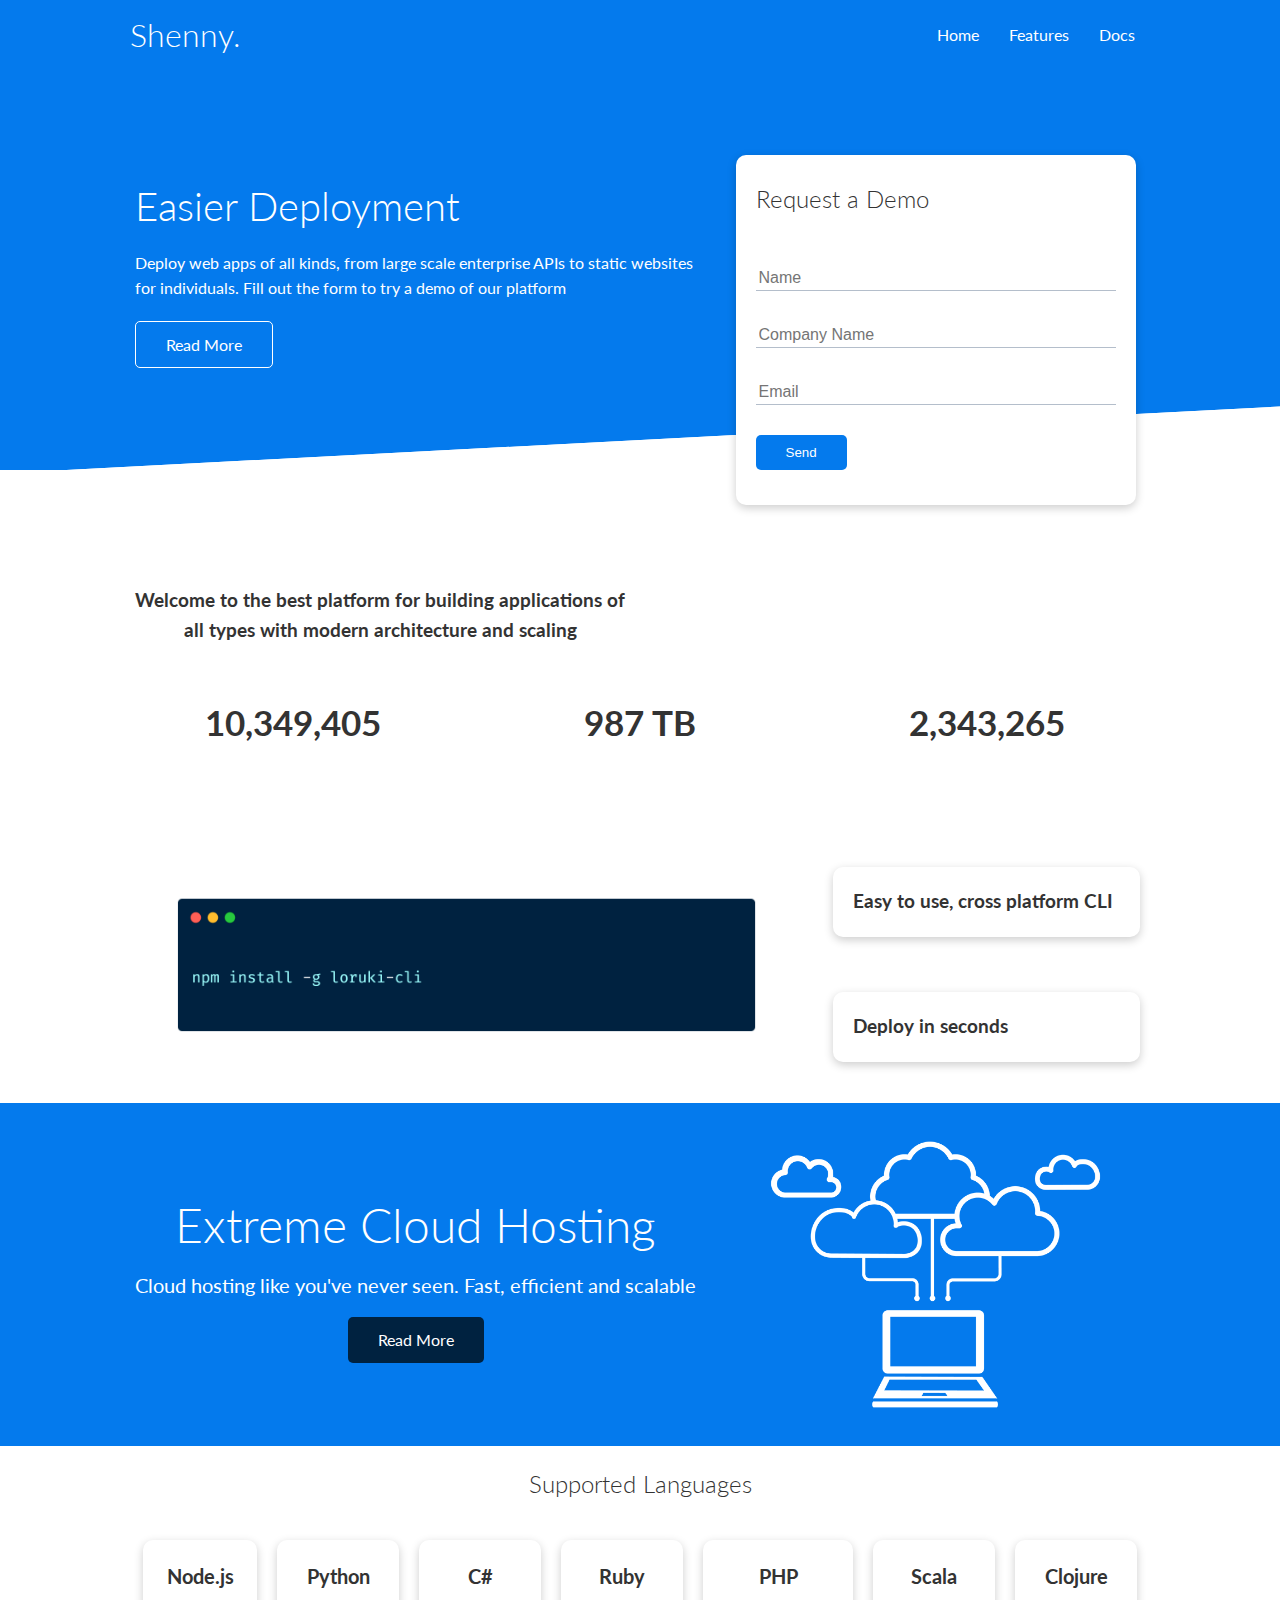
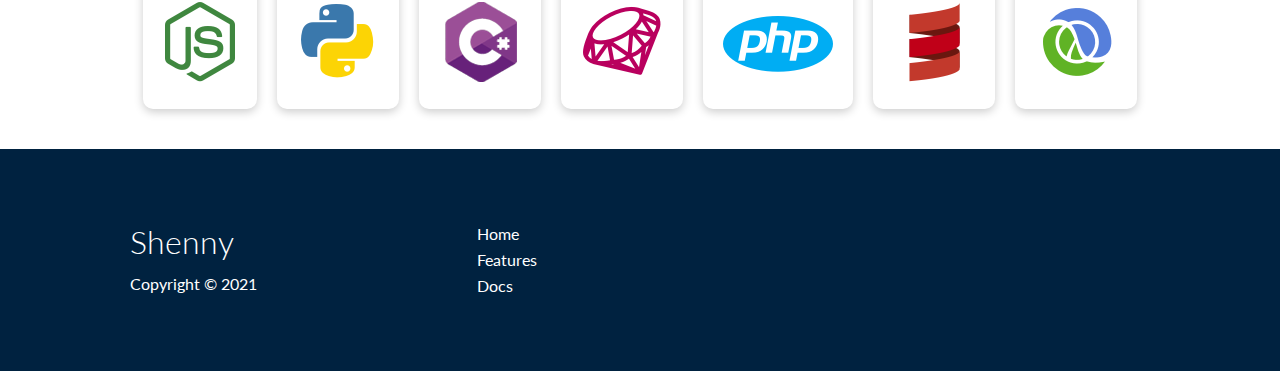
<file: index.html>
<!DOCTYPE html>
<html lang="en" dir="ltr">

<head>
  <meta charset="utf-8">
  <title>Shenny | Clout Hosting For Everyone</title>
  <link rel="stylesheet" href="css/styles.css" />
  <link rel="stylesheet" href="utilities.css" />
  <link rel="stylesheet" href="https://cdnjs.cloudflare.com/ajax/libs/font-awesome/5.15.3/css/all.min.css" integrity="sha512-iBBXm8fW90+nuLcSKlbmrPcLa0OT92xO1BIsZ+ywDWZCvqsWgccV3gFoRBv0z+8dLJgyAHIhR35VZc2oM/gI1w==" crossorigin="anonymous"
    referrerpolicy="no-referrer" />
</head>

<body>
  <!-- NAVBAR -->
  <div class="navbar">
    <div class="container flex">
      <h1 class="logo">Shenny.</h1>

      <nav>
        <ul>
          <li><a href="index.html">Home</a></li>
          <li><a href="features.html">Features</a></li>
          <li><a href="docs.html">Docs</a></li>
        </ul>

      </nav>
    </div>
  </div>

  <!-- SHOWCASE -->
  <section class="showcase">
    <div class="container grid">
      <div class="showcase-text">
        <h1>Easier Deployment</h1>
        <p>Deploy web apps of all kinds, from large scale enterprise APIs to static websites for individuals. Fill out the form to try a demo of our platform</p>
        <a href="features.html" class="btn btn-outline">Read More</a>
      </div>

      <div class="showcase-form card">
        <h2>Request a Demo</h2>
        <form name="contact" method="POST" netlify-honeypot="bot-field" data-netlify="true">
          <input type="hidden" name="form-name" value="contact">
          <p class="hidden">
            <label>Don’t fill this out if you’re human: <input name="bot-field" /></label>
            </p>
          <div class="form-control">
            <input type="text" name="name" placeholder="Name" required>
          </div>
          <div class="form-control">
            <input type="text" name="company" placeholder="Company Name" required>
          </div>
          <div class="form-control">
            <input type="email" name="email" placeholder="Email" required>
          </div>
          <input type="submit" value="Send" class="btn btn-primary">
        </form>
      </div>

    </div>

  </section>

  <!-- STATS -->
  <section class="stats">
    <div class="container">
      <h3 class="stats-heading text-center my-1">
        Welcome to the best platform for building applications of all types with modern architecture and scaling
      </h3>

      <div class="grid grid-3 text-center my-4">
        <div>
          <i class="fas fa-server fa-3x"></i>
          <h3>10,349,405</h3>
          <p class="text-secondary">Deployments</p>
        </div>
        <div>
          <i class="fas fa-upload fa-3x"></i>
          <h3>987 TB</h3>
          <p class="text-secondary">Published</p>
        </div>
        <div>
          <i class="fas fa-project-diagram fa-3x"></i>
          <h3>2,343,265</h3>
          <p class="text-secondary">Projects</p>
        </div>
      </div>
    </div>
  </section>

  <!-- CLi -->
  <section class="cli">
    <div class="container grid">
      <img src="images/cli.png" alt="">
      <div class="card">
        <h3>Easy to use, cross platform CLI</h3>
      </div>
      <div class="card">
        <h3>Deploy in seconds</h3>
      </div>
    </div>
  </section>
  <!-- Cloud -->
  <section class="cloud bg-primary my-2 py-2">
    <div class="container grid">
      <div class="text-center">
        <h2 class="lg">Extreme Cloud Hosting</h2>
        <p class="lead my-1">
          Cloud hosting like you've never seen. Fast, efficient and scalable
        </p>
        <a href="features.html" class="btn btn-dark">Read More</a>

      </div>
      <img src="images/cloud.png" alt="" />
    </div>
  </section>
  <!-- Languages -->
  <section class="languages">
    <h2 class="md text-center my-2">
      Supported Languages
    </h2>
    <div class="container flex">
      <div class="card">
        <h4>Node.js</h4>
        <img src="logos/node.png" alt=""></img>
      </div>
      <div class="card">
        <h4>Python</h4>
        <img src="logos/python.png" alt="">
      </div>
      <div class="card">
        <h4>C#</h4>
        <img src="logos/csharp.png" alt="">
      </div>
      <div class="card">
        <h4>Ruby</h4>
        <img src="logos/ruby.png" alt="">
      </div>
      <div class="card">
        <h4>PHP</h4>
        <img src="logos/php.png" alt="">
      </div>
      <div class="card">
        <h4>Scala</h4>
        <img src="logos/scala.png" alt="">
      </div>
      <div class="card">
        <h4>Clojure</h4>
        <img src="logos/clojure.png" alt="">
      </div>
    </div>
    </div>
  </section>
  <!-- Footer -->
  <footer class="footer bg-dark py-5">
    <div class="container grid grid-3">
      <div>
        <h1>Shenny</h1>
        <p>
          Copyright &copy; 2021
        </p>
      </div>

        <nav>
          <ul>
            <li><a href="index.html">Home</a></li>
            <li><a href="features.html">Features</a></li>
            <li><a href="docs.html">Docs</a></li>
          </ul>
        </nav>
        <div class="social">
          <a href="#"><i class="fab fa-github fa-2x"></i></a>
          <a href="#"><i class="fab fa-facebook fa-2x"></i></a>
          <a href="#"><i class="fab fa-instagram fa-2x"></i></a>
          <a href="#"><i class="fab fa-twitter fa-2x"></i></a>

      </div>
    </div>
  </footer>
</body>

</html>
</file>
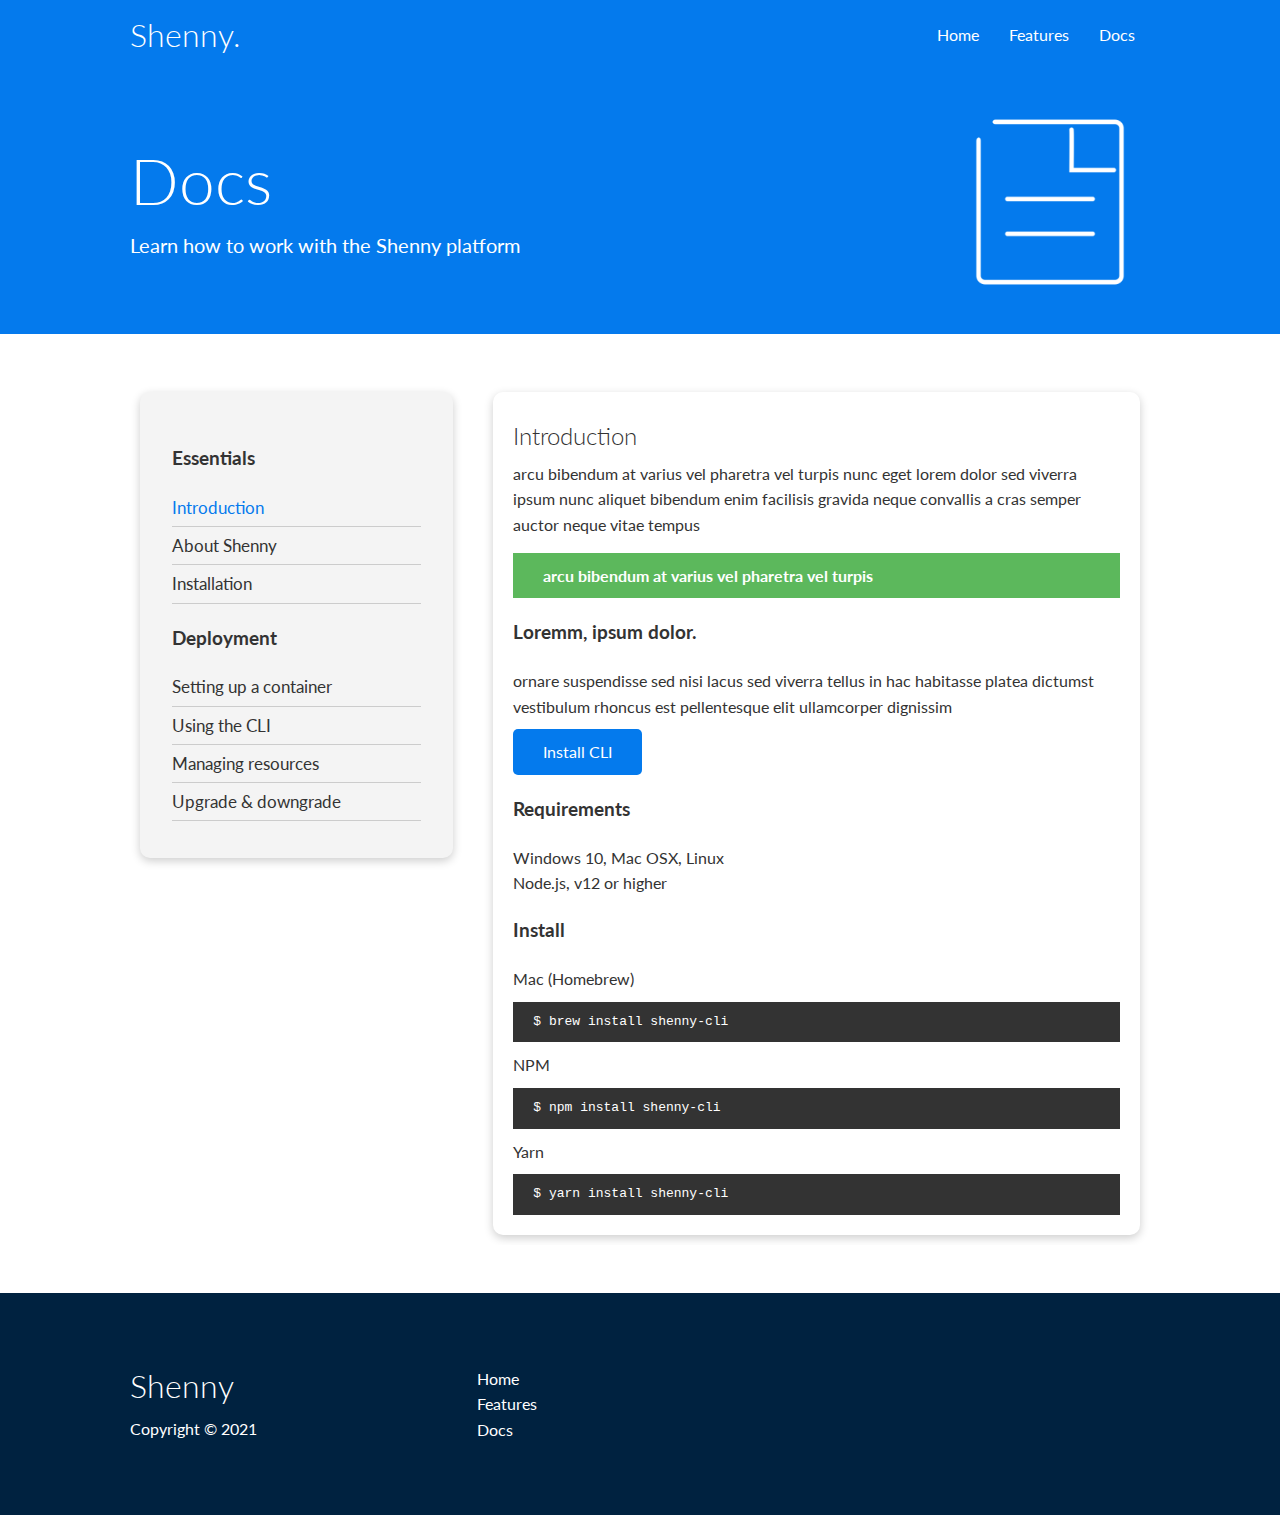
<file: docs.html>
<!DOCTYPE html>
<html lang="en" dir="ltr">

<head>
  <meta charset="utf-8">
  <title>Shenny | Clout Hosting For Everyone</title>
  <link rel="stylesheet" href="css/styles.css" />
  <link rel="stylesheet" href="utilities.css" />
  <link rel="stylesheet" href="https://cdnjs.cloudflare.com/ajax/libs/font-awesome/5.15.3/css/all.min.css" integrity="sha512-iBBXm8fW90+nuLcSKlbmrPcLa0OT92xO1BIsZ+ywDWZCvqsWgccV3gFoRBv0z+8dLJgyAHIhR35VZc2oM/gI1w==" crossorigin="anonymous"
    referrerpolicy="no-referrer" />
</head>

<body>
  <!-- NAVBAR -->
  <div class="navbar">
    <div class="container flex">
      <h1 class="logo">Shenny.</h1>

      <nav>
        <ul>
          <li><a href="index.html">Home</a></li>
          <li><a href="features.html">Features</a></li>
          <li><a href="docs.html">Docs</a></li>
        </ul>

      </nav>
    </div>
  </div>

  <!-- HEAD -->
  <section class="docs-head bg-primary py-3">
    <div class="container grid">
      <div>
        <h1 class="xl">Docs</h1>
        <p class="lead">Learn how to work with the Shenny platform</p>
        </div>
        <img src="images/docs.png" alt="" />
      </div>
    </section>

<!-- Docs Main -->
<section class="docs-main my-4">
    <div class="container grid">
      <div class="card bg-light p-3">
          <h3 class="my-2">Essentials</h3>
          <nav>
            <ul>
              <li><a class="text-primary" href="#">Introduction</a></li>
              <li><a href="#">About Shenny</a></li>
              <li><a href="#">Installation</a></li>
            </ul>
          </nav>

          <h3 class="my-2">Deployment</h3>
          <nav>
            <ul>
              <li><a href="#">Setting up a container</a></li>
              <li><a href="#">Using the CLI</a></li>
              <li><a href="#">Managing resources</a></li>
              <li><a href="#">Upgrade & downgrade</a></li>
            </ul>
          </nav>
        </div>
        <div class="card">
          <h2>Introduction</h2>
          <p>arcu bibendum at varius vel pharetra vel turpis nunc eget lorem dolor sed viverra ipsum nunc aliquet bibendum enim facilisis gravida neque convallis a cras semper auctor neque vitae tempus</p>
          <div class="alert alert-success">
              <i class="fas fa-info"></i>arcu bibendum at varius vel pharetra vel turpis
            </div>

            <h3>Loremm, ipsum dolor.</h3>
            <p>ornare suspendisse sed nisi lacus sed viverra tellus in hac habitasse platea dictumst vestibulum rhoncus est pellentesque elit ullamcorper dignissim</p>
          <a href="#" class="btn btn-primary">Install CLI</a>
          <h3>Requirements</h3>
          <ul>
            <li>Windows 10, Mac OSX, Linux</li>
            <li>Node.js, v12 or higher</li>
          </ul>

          <h3>Install</h3>
          <p>Mac (Homebrew)</p>
          <pre><code>$ brew install shenny-cli</code></pre>
          <p>NPM</p>
          <pre><code>$ npm install shenny-cli</code></pre>
          <p>Yarn</p>
          <pre><code>$ yarn install shenny-cli</code></pre>
          </div>


      </div>

  </section>
  <!-- Footer -->
  <footer class="footer bg-dark py-5">
    <div class="container grid grid-3">
      <div>
        <h1>Shenny</h1>
        <p>
          Copyright &copy; 2021
        </p>
      </div>

        <nav>
          <ul>
            <li><a href="index.html">Home</a></li>
            <li><a href="features.html">Features</a></li>
            <li><a href="docs.html">Docs</a></li>
          </ul>
        </nav>
        <div class="social">
          <a href="#"><i class="fab fa-github fa-2x"></i></a>
          <a href="#"><i class="fab fa-facebook fa-2x"></i></a>
          <a href="#"><i class="fab fa-instagram fa-2x"></i></a>
          <a href="#"><i class="fab fa-twitter fa-2x"></i></a>

      </div>
    </div>
  </footer>
</body>

</html>
</file>
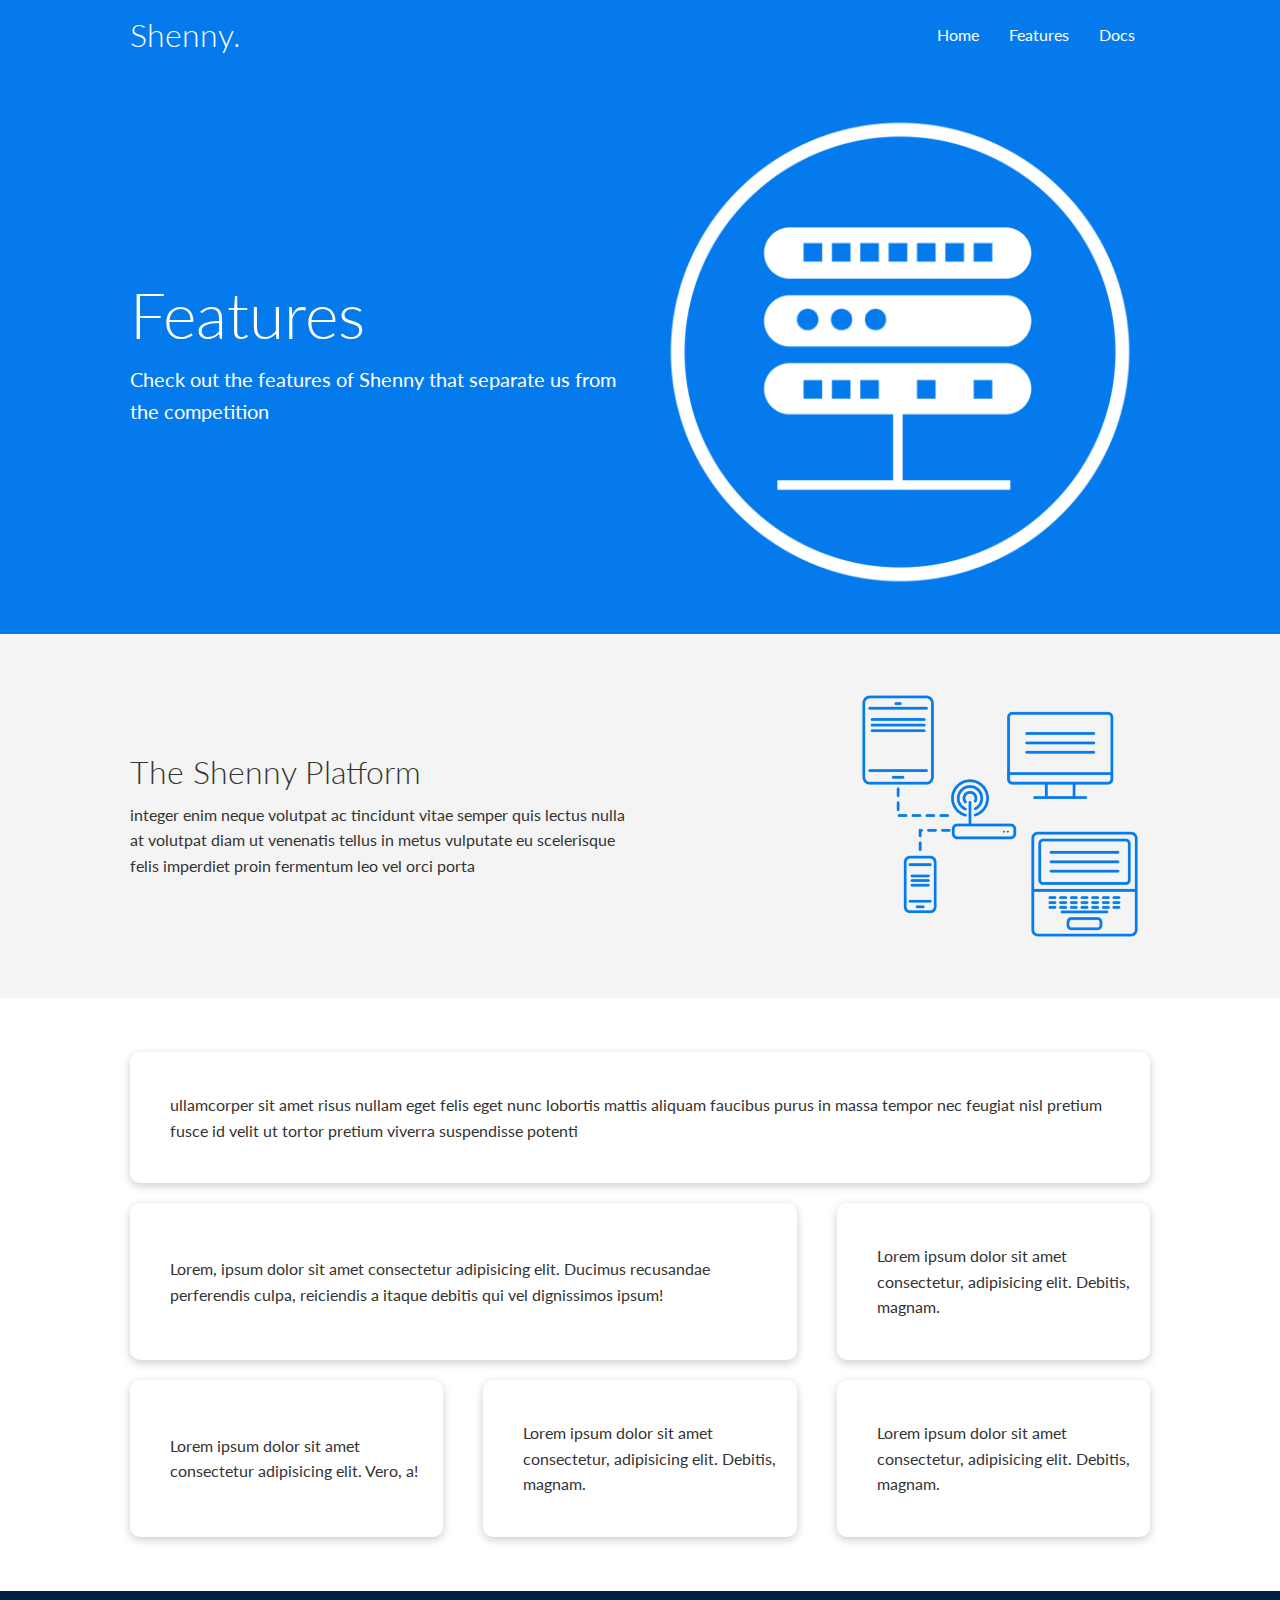
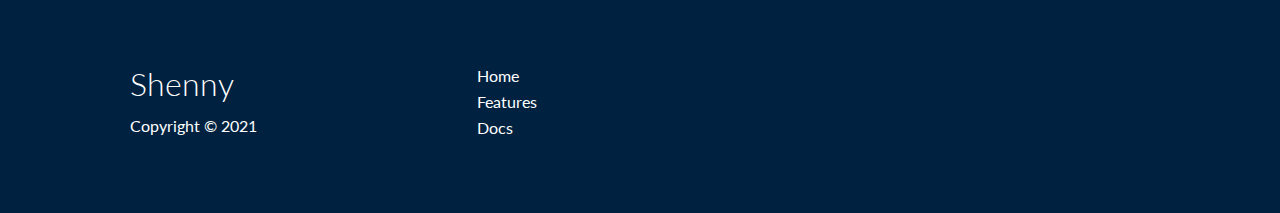
<file: features.html>
<!DOCTYPE html>
<html lang="en" dir="ltr">

<head>
  <meta charset="utf-8">
  <title>Shenny | Clout Hosting For Everyone</title>
  <link rel="stylesheet" href="css/styles.css" />
  <link rel="stylesheet" href="utilities.css" />
  <link rel="stylesheet" href="https://cdnjs.cloudflare.com/ajax/libs/font-awesome/5.15.3/css/all.min.css" integrity="sha512-iBBXm8fW90+nuLcSKlbmrPcLa0OT92xO1BIsZ+ywDWZCvqsWgccV3gFoRBv0z+8dLJgyAHIhR35VZc2oM/gI1w==" crossorigin="anonymous"
    referrerpolicy="no-referrer" />
</head>

<body>
  <!-- NAVBAR -->
  <div class="navbar">
    <div class="container flex">
      <h1 class="logo">Shenny.</h1>

      <nav>
        <ul>
          <li><a href="index.html">Home</a></li>
          <li><a href="features.html">Features</a></li>
          <li><a href="docs.html">Docs</a></li>
        </ul>

      </nav>
    </div>
  </div>

  <!-- HEAD -->
  <section class="feajtures-head bg-primary py-3">
    <div class="container grid">
      <div>
        <h1 class="xl">Features</h1>
        <p class="lead">Check out the features of Shenny that separate us from the competition</p>
        </div>
        <img src="images/server.png" alt="" />
      </div>
    </section>

    <!-- SUBHEAD -->
    <section class="features-sub-head bg-light py-3">
      <div class="container grid">
        <div>
          <h1 class="md">The Shenny Platform</h1>
          <p>integer enim neque volutpat ac tincidunt vitae semper quis lectus nulla at volutpat diam ut venenatis tellus in metus vulputate eu scelerisque felis imperdiet proin fermentum leo vel orci porta</p>
          </div>
          <img src="images/server2.png" alt="" />
        </div>
      </section>

    <section class="features-main my-2">
      <div class="container grid grid-3">
        <div class="card flex">
            <i class="fas fa-server fa-3x"></i>
            <p>ullamcorper sit amet risus nullam eget felis eget nunc lobortis mattis aliquam faucibus purus in massa tempor nec feugiat nisl pretium fusce id velit ut tortor pretium viverra suspendisse potenti  </p>
          </div>
          <div class="card flex">
                <i class="fas fa-network-wired fa-3x"></i>
                <p>
                    Lorem, ipsum dolor sit amet consectetur adipisicing elit. Ducimus
                    recusandae perferendis culpa, reiciendis a itaque debitis qui vel
                    dignissimos ipsum!
                </p>
            </div>
            <div class="card flex">
                <i class="fas fa-laptop-code fa-3x"></i>
                <p>
                    Lorem ipsum dolor sit amet consectetur, adipisicing elit. Debitis,
                    magnam.
                </p>
            </div>
            <div class="card flex">
                <i class="fas fa-database fa-3x"></i>
                <p>
                    Lorem ipsum dolor sit amet consectetur adipisicing elit. Vero, a!
                </p>
            </div>
            <div class="card flex">
                <i class="fas fa-power-off fa-3x"></i>
                <p>
                    Lorem ipsum dolor sit amet consectetur, adipisicing elit. Debitis,
                    magnam.
                </p>
            </div>
            <div class="card flex">
                <i class="fas fa-upload fa-3x"></i>
                <p>
                    Lorem ipsum dolor sit amet consectetur, adipisicing elit. Debitis,
                    magnam.
                </p>
            </div>
        </div>
      </section>
  <!-- Footer -->
  <footer class="footer bg-dark py-5">
    <div class="container grid grid-3">
      <div>
        <h1>Shenny</h1>
        <p>
          Copyright &copy; 2021
        </p>
      </div>

        <nav>
          <ul>
            <li><a href="index.html">Home</a></li>
            <li><a href="features.html">Features</a></li>
            <li><a href="docs.html">Docs</a></li>
          </ul>
        </nav>
        <div class="social">
          <a href="#"><i class="fab fa-github fa-2x"></i></a>
          <a href="#"><i class="fab fa-facebook fa-2x"></i></a>
          <a href="#"><i class="fab fa-instagram fa-2x"></i></a>
          <a href="#"><i class="fab fa-twitter fa-2x"></i></a>

      </div>
    </div>
  </footer>
</body>

</html>
</file>
<file: css/styles.css>
@import url('https://fonts.googleapis.com/css2?family=Lato:wght@300&display=swap');

:root {
  --primary-color: #047aed;
  --secondary-color: #1c3fa8;
  --dark-color: #002240;
  --light-color: #f4f4f4;
  --success-color: #5cb85c;
  --error-color: #d9534f;
}

* {
  box-sizing: border-box;
  padding: 0;
  margin: 0;
}

body {
  font-family: 'Lato', sans-serif;
  color: #333;
  line-height: 1.6;
}

ul {
  list-style-type: none;
}

a {
  text-decoration: none;
  color: #333;
}

h1,
h2 {
  font-weight: 300;
  line-height: 1.2;
  margin: 10px 0;
}

p {
  margin: 10px 0;
}

img {
  width: 100%;
}

code,
pre {
  background: #333;
  color: #fff;
  padding: 10px;
}

.hidden {
  visibility: hidden;
  height: 0;
}

/* Navbar */
.navbar {
  background-color: var(--primary-color);
  color: #fff;
  height: 70px;
}

.navbar ul {
  display: flex;
}

.navbar a {
  color: #fff;
  padding: 10px;
  margin: 0 5px;
}

.navbar a:hover {
  border-bottom: 2px #fff solid;
}

.navbar .flex {
  justify-content: space-between;
}

/* Showcase */
.showcase {
  height: 400px;
  background-color: var(--primary-color);
  color: #fff;
  position: relative;
}

.showcase h1 {
  font-size: 40px;
}

.showcase p {
  margin: 20px 0;
}

.showcase .grid {
  overflow: visible;
  grid-template-columns: 55% auto;
  gap: 30px;
}

.showcase-text {
  animation: slideInFromLeft 1s ease-in;
}

.showcase-form {
  position: relative;
  top: 60px;
  height: 350px;
  width: 400px;
  padding: 40px;
  z-index: 100;
  justify-self: flex-end;
  animation: slideInFromRight 1s ease-in;
}

.showcase-form .form-control {
  margin: 30px 0;
}

.showcase-form input[type='text'],
.showcase-form input[type='email'] {
  border: 0;
  border-bottom: 1px solid #b4becb;
  width: 100%;
  padding: 3px;
  font-size: 16px;
}

.showcase-form input:focus {
  outline: none;
}

.showcase::before,
.showcase::after {
  content: '';
  position: absolute;
  height: 100px;
  bottom: -70px;
  right: 0;
  left: 0;
  background: #fff;
  transform: skewY(-3deg);
  -webkit-transform: skewY(-3deg);
  -moz-transform: skewY(-3deg);
  -ms-transform: skewY(-3deg);
}

/* Stats */
.stats {
  padding-top: 100px;
  animation: slideInFromBottom 1s ease-in;
}

.stats-heading {
  max-width: 500px;
  margin: auto;
}

.stats .grid h3 {
  font-size: 35px;
}

.stats .grid p {
  font-size: 20px;
  font-weight: bold;
}

/* Cli */
.cli .grid {
  grid-template-columns: repeat(3, 1fr);
  grid-template-rows: repeat(2, 1fr);
}

.cli .grid > *:first-child {
  grid-column: 1 / span 2;
  grid-row: 1 / span 2;
}

/* Cloud */
.cloud .grid {
  grid-template-columns: 4fr 3fr;
}

/* Languages */

.languages .flex {
  flex-wrap: wrap;
}

.languages .card {
  text-align: center;
  margin: 18px 10px 40px;
  transition: transform 0.2s ease-in;
}

.languages .card h4 {
  font-size: 20px;
  margin-bottom: 10px;
}

.languages .card:hover {
  transform: translateY(-15px);
}

/* Features */
.features-head img,
.docs-head img {
  width: 200px;
  justify-self: flex-end;
}

.features-sub-head img {
  width: 300px;
  justify-self: flex-end;
}

.features-main .card > i {
  margin-right: 20px;
}

.features-main .grid {
  padding: 30px;
}

.features-main .grid > *:first-child {
  grid-column: 1 / span 3;
}

.features-main .grid > *:nth-child(2) {
  grid-column: 1 / span 2;
}

/* Docs */
.docs-main h3 {
  margin: 20px 0;
}

.docs-main .grid {
  grid-template-columns: 1fr 2fr;
  align-items: flex-start;
}

.docs-main nav li {
  font-size: 17px;
  padding-bottom: 5px;
  margin-bottom: 5px;
  border-bottom: 1px #ccc solid;
}

.docs-main a:hover {
  font-weight: bold;
}

/* Footer */
.footer .social a {
  margin: 0 10px;
}

/* Animations */
@keyframes slideInFromLeft {
  0% {
    transform: translateX(-100%);
  }

  100% {
    transform: translateX(0);
  }
}

@keyframes slideInFromRight {
  0% {
    transform: translateX(100%);
  }

  100% {
    transform: translateX(0);
  }
}

@keyframes slideInFromTop {
  0% {
    transform: translateY(-100%);
  }

  100% {
    transform: translateX(0);
  }
}

@keyframes slideInFromBottom {
  0% {
    transform: translateY(100%);
  }

  100% {
    transform: translateX(0);
  }
}

/* Tablets and under */
@media (max-width: 768px) {
  .grid,
  .showcase .grid,
  .stats .grid,
  .cli .grid,
  .cloud .grid,
  .features-main .grid,
  .docs-main .grid {
    grid-template-columns: 1fr;
    grid-template-rows: 1fr;
  }

  .showcase {
    height: auto;
  }

  .showcase-text {
    text-align: center;
    margin-top: 40px;
    animation: slideInFromTop 1s ease-in;
  }

  .showcase-form {
    justify-self: center;
    margin: auto;
    animation: slideInFromBottom 1s ease-in;
  }

  .cli .grid > *:first-child {
    grid-column: 1;
    grid-row: 1;
  }

  .features-head,
  .features-sub-head,
  .docs-head {
    text-align: center;
  }

  .features-head img,
  .features-sub-head img,
  .docs-head img {
    justify-self: center;
  }

  .features-main .grid > *:first-child,
  .features-main .grid > *:nth-child(2) {
    grid-column: 1;
  }
}

/* Mobile */
@media (max-width: 500px) {
  .navbar {
    height: 110px;
  }

  .navbar .flex {
    flex-direction: column;
  }

  .navbar ul {
    padding: 10px;
    background-color: rgba(0, 0, 0, 0.1);
  }

  .showcase-form {
    width: 300px;
  }
}
</file>
<file: utilities.css>
.container{
  max-width:1100px;
  margin:0 auto;
  overflow:auto;
  padding:0 40px;
}
.card{
  background-color:#fff;
  color:#333;
  border-radius:10px;
  box-shadow:0 3px 10px rgba(0,0,0,0.2);
  padding:20px;
  margin:10px;


}
.btn{
  display:inline-block;
  padding:10px 30px;
  cursor:pointer;
  background:var(--primary-color);
  color:white;
  border:none;
  border-radius:5px;
}
.btn-outline{
  background-color:transparent;
  border:1px #fff solid;
}
.btn:hover{
  transform: scale(.98);
}
/* Backgrounds & Colored Buttons*/
.bg-primary, .btn-primary{
   background-color:var(--primary-color);
   color:white;
}
.bg-secondary, .btn-secondary{
   background-color:var(--secondary-color);
   color:white;
}
.bg-dark, .btn-dark{
   background-color:var(--dark-color);
   color:white;
}
.bg-light, .btn-light{
   background-color:var(--light-color);
   color:#333;
}
.bg-primary a,
.btn-primary a,
.bg-secondary a,
.btn-secondary a,
.bg-dark a,
.btn-dark a {
  color: #fff;
}
/* Text Colors */
.text-primary{
  color:var(--primary-color);
   
}
.text-secondary{
   color::var(--secondary-color);
   color:white;
}
.text-dark{
   color:var(--dark-color);

}
.text-light{
   color:var(--light-color);

}


/* .lead*/
.lead{
  font-size:20px;
}
.sm{
  font-size:1rem;
}
.md{
  font;size:2rem;
}
.lg{
  font-size:3rem;
}
.xl{
  font-size:4rem;
}

.text-center{
  text-align:center;
}

/* Alert */
.alert{
  background-color:var(--light-color);
  padding:10px 20px;
  font-weight:bold;
margin:15px 0;
}
.alert i{
  margin-right:10px;
}
.alert-success{
   background-color:var(--success-color);
   color:white;
}
.alert-error{
  background-color:var(--error-color);
  color:white;
}

.flex{
  display:flex;
  justify-content:center;
  align-items:center;
  height:100%;
}
.grid{
  display:grid;
  grid-template-columns:1fr 1fr;
  gap:20px;
  justify-content:center;
  align-items:center;
  height:100%;
}
.grid-3{
  grid-template-columns:repeat(3,1fr);
}
/* MARGIN */
.my-1{
  margin:1rem 0;
}
.my-2{
  margin:1.5rem 0;
}
.my-3{
  margin:2rem 0;
}
.my-4{
  margin:3rem 0;
}
.my-5{
  margin:4em 0;
}
.m-1{
  margin:1rem;
}
.m-2{
  margin:1.5em;
}
.m-3{
  margin:2rem;
}
.m-4{
  margin:3rem;
}
.m-5{
  margin:4em;
}
/* PADDING */
.py-1{
  padding:1rem 0;
}
.py-2{
  padding:1.5rem 0;
}
.py-3{
  padding:2rem 0;
}
.py-4{
  padding:3rem 0;
}
.py-5{
  padding:4em 0;
}
.p-1{
  padding:1rem;
}
.p-2{
  padding:1.5em;
}
.p-3{
  padding:2rem;
}
.p-4{
  padding:3rem;
}
.p-5{
  padding:4em;
}
</file>
